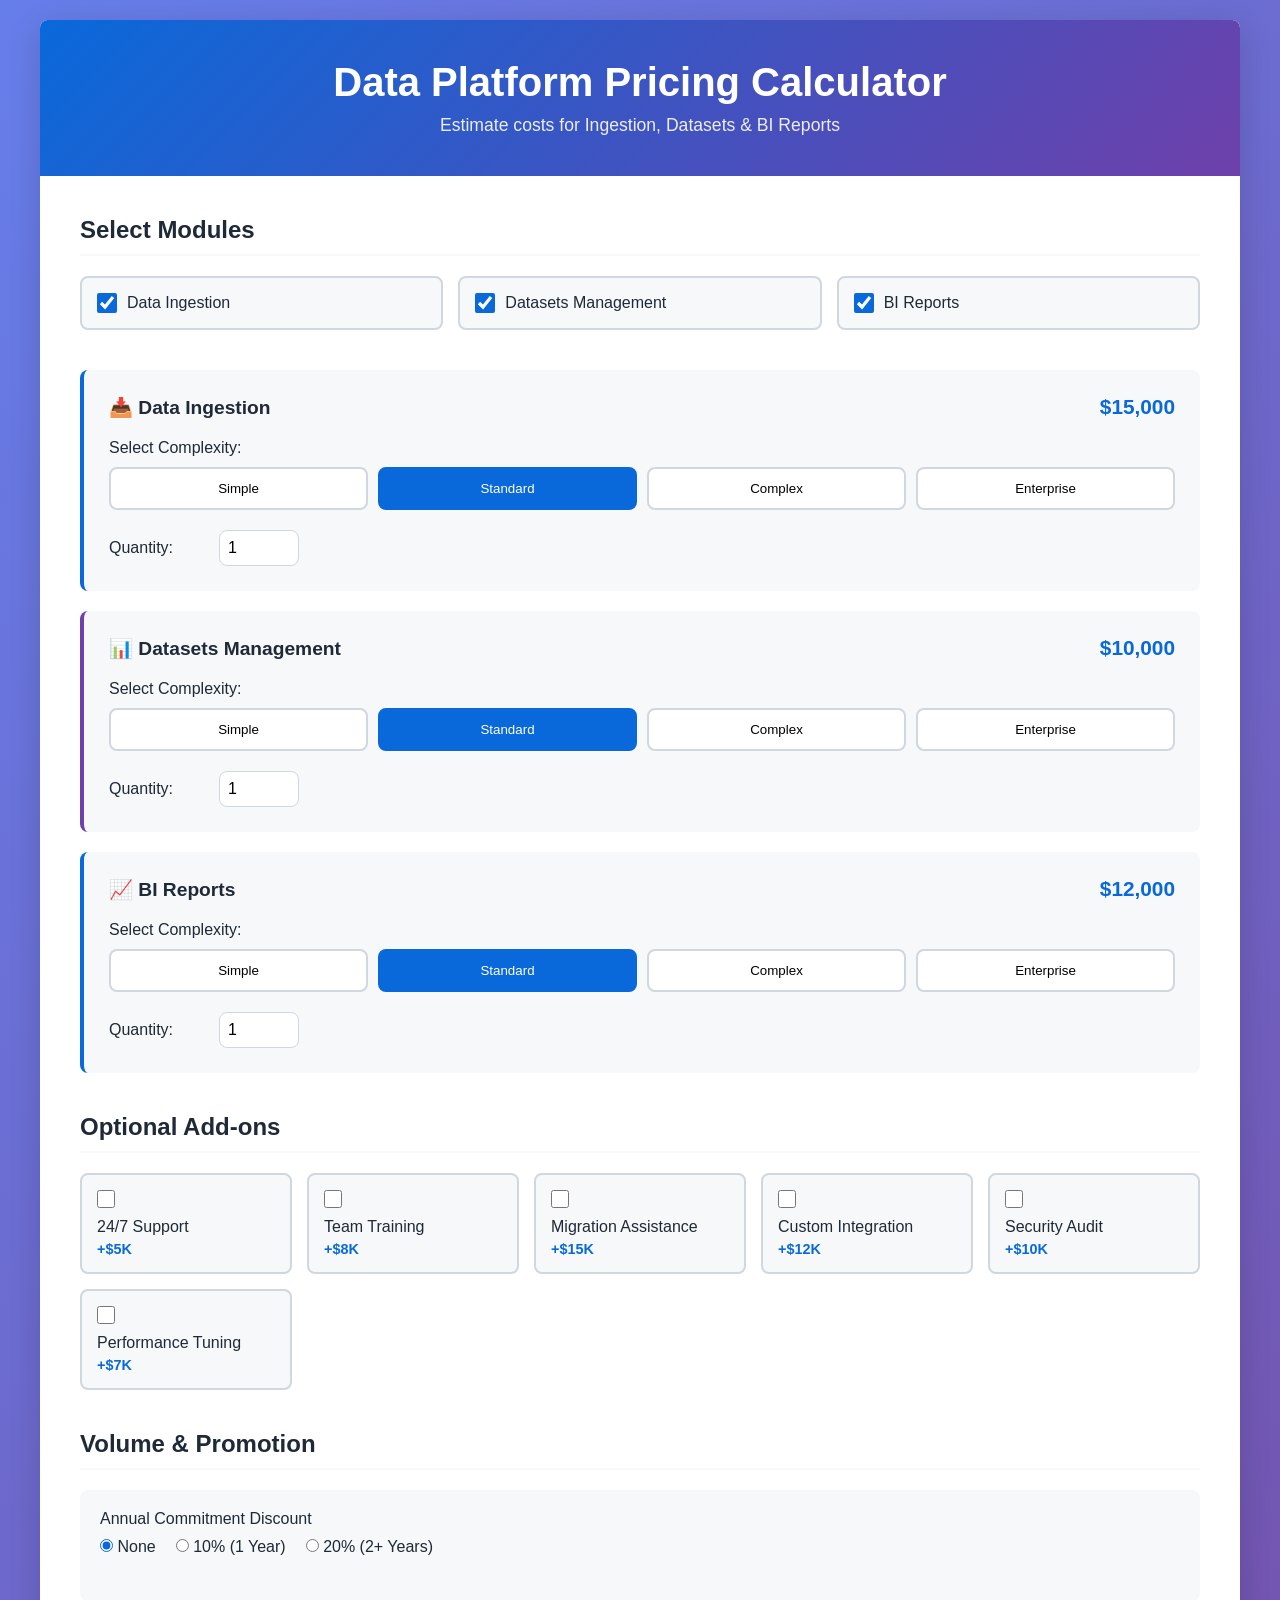
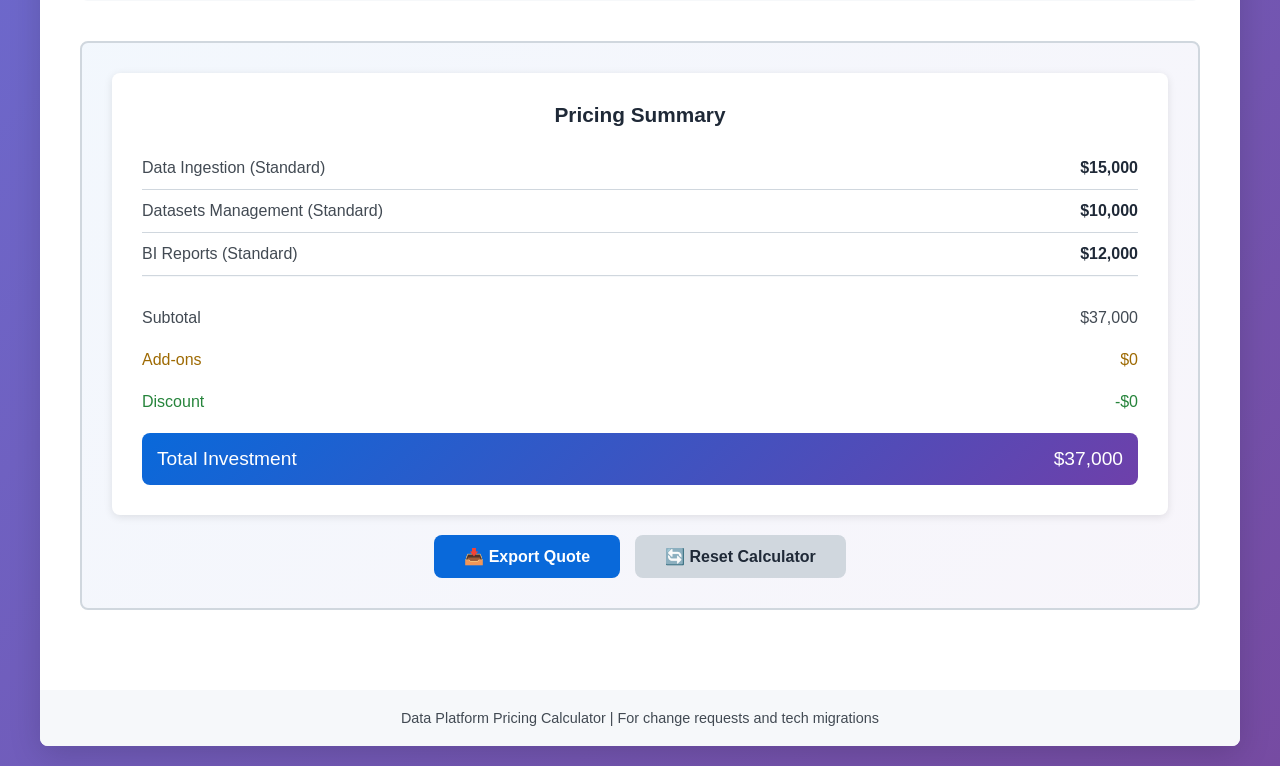
<file: index.html>
<!DOCTYPE html>
<html lang="en">
<head>
    <meta charset="UTF-8">
    <meta name="viewport" content="width=device-width, initial-scale=1.0">
    <title>Data Module Pricing Calculator</title>
    <link rel="stylesheet" href="styles.css">
</head>
<body>
    <div class="container">
        <header>
            <h1>Data Platform Pricing Calculator</h1>
            <p class="subtitle">Estimate costs for Ingestion, Datasets & BI Reports</p>
        </header>

        <main>
            <!-- Module Selection -->
            <section class="modules-section">
                <h2>Select Modules</h2>
                <div class="module-toggles">
                    <label class="module-toggle">
                        <input type="checkbox" id="ingestion-check" checked>
                        <span class="toggle-label">Data Ingestion</span>
                    </label>
                    <label class="module-toggle">
                        <input type="checkbox" id="datasets-check" checked>
                        <span class="toggle-label">Datasets Management</span>
                    </label>
                    <label class="module-toggle">
                        <input type="checkbox" id="bi-reports-check" checked>
                        <span class="toggle-label">BI Reports</span>
                    </label>
                </div>
            </section>

            <!-- Pricing Configuration -->
            <section class="pricing-section">
                <div id="modules-container"></div>
            </section>

            <!-- Add-ons Section -->
            <section class="addons-section">
                <h2>Optional Add-ons</h2>
                <div class="addons-grid">
                    <label class="addon-item">
                        <input type="checkbox" class="addon-check" data-addon="support" data-cost="5000">
                        <span class="addon-name">24/7 Support</span>
                        <span class="addon-cost">+$5K</span>
                    </label>
                    <label class="addon-item">
                        <input type="checkbox" class="addon-check" data-addon="training" data-cost="8000">
                        <span class="addon-name">Team Training</span>
                        <span class="addon-cost">+$8K</span>
                    </label>
                    <label class="addon-item">
                        <input type="checkbox" class="addon-check" data-addon="migration" data-cost="15000">
                        <span class="addon-name">Migration Assistance</span>
                        <span class="addon-cost">+$15K</span>
                    </label>
                    <label class="addon-item">
                        <input type="checkbox" class="addon-check" data-addon="custom-integration" data-cost="12000">
                        <span class="addon-name">Custom Integration</span>
                        <span class="addon-cost">+$12K</span>
                    </label>
                    <label class="addon-item">
                        <input type="checkbox" class="addon-check" data-addon="security-audit" data-cost="10000">
                        <span class="addon-name">Security Audit</span>
                        <span class="addon-cost">+$10K</span>
                    </label>
                    <label class="addon-item">
                        <input type="checkbox" class="addon-check" data-addon="performance-tuning" data-cost="7000">
                        <span class="addon-name">Performance Tuning</span>
                        <span class="addon-cost">+$7K</span>
                    </label>
                </div>
            </section>

            <!-- Volume Discount -->
            <section class="discount-section">
                <h2>Volume & Promotion</h2>
                <div class="discount-controls">
                    <div class="discount-item">
                        <label>Annual Commitment Discount</label>
                        <div class="discount-options">
                            <label class="radio-option">
                                <input type="radio" name="discount" value="0" checked>
                                <span>None</span>
                            </label>
                            <label class="radio-option">
                                <input type="radio" name="discount" value="10">
                                <span>10% (1 Year)</span>
                            </label>
                            <label class="radio-option">
                                <input type="radio" name="discount" value="20">
                                <span>20% (2+ Years)</span>
                            </label>
                        </div>
                    </div>
                </div>
            </section>

            <!-- Pricing Summary -->
            <section class="summary-section">
                <div class="pricing-card">
                    <h3>Pricing Summary</h3>
                    <div class="pricing-breakdown" id="pricing-breakdown">
                        <div class="breakdown-item">
                            <span>Ingestion (Standard)</span>
                            <span>$15,000</span>
                        </div>
                        <div class="breakdown-item">
                            <span>Datasets (Standard)</span>
                            <span>$10,000</span>
                        </div>
                        <div class="breakdown-item">
                            <span>BI Reports (Standard)</span>
                            <span>$12,000</span>
                        </div>
                    </div>
                    <div class="pricing-totals">
                        <div class="total-row subtotal">
                            <span>Subtotal</span>
                            <span id="subtotal">$37,000</span>
                        </div>
                        <div class="total-row addons">
                            <span>Add-ons</span>
                            <span id="addons-total">$0</span>
                        </div>
                        <div class="total-row discount">
                            <span>Discount</span>
                            <span id="discount-amount">$0</span>
                        </div>
                        <div class="total-row grand-total">
                            <span>Total Investment</span>
                            <span id="grand-total">$37,000</span>
                        </div>
                    </div>
                </div>

                <div class="action-buttons">
                    <button id="export-btn" class="btn btn-primary">📥 Export Quote</button>
                    <button id="reset-btn" class="btn btn-secondary">🔄 Reset Calculator</button>
                </div>
            </section>
        </main>

        <footer>
            <p>Data Platform Pricing Calculator | For change requests and tech migrations</p>
        </footer>
    </div>

    <script src="calculator.js"></script>
</body>
</html>
</file>
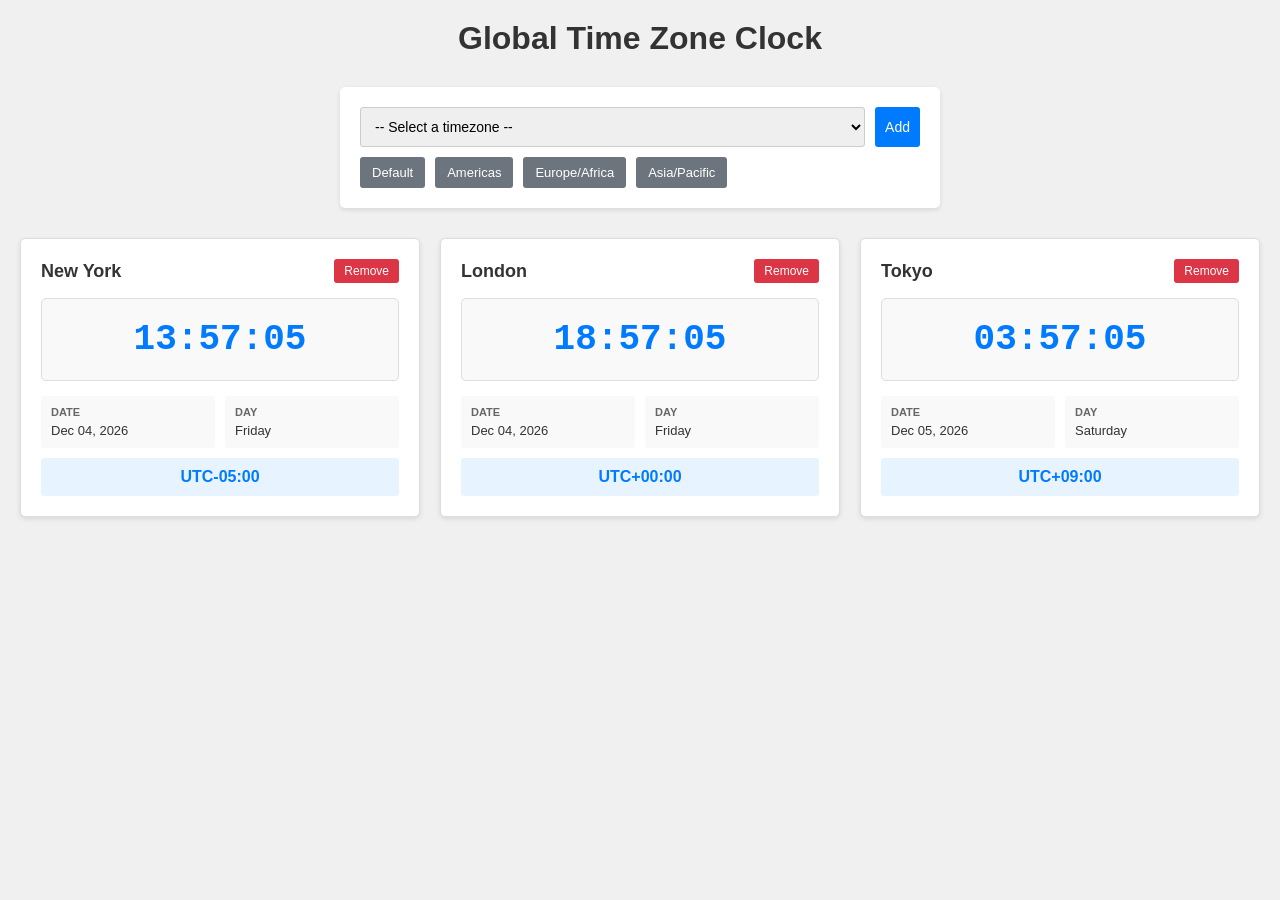
<file: clock/index.html>
<!DOCTYPE html>
<html lang="en">
<head>
    <meta charset="UTF-8">
    <meta name="viewport" content="width=device-width, initial-scale=1.0">
    <title>Multi-Timezone Digital Clock</title>
    <style>
        * {
            margin: 0;
            padding: 0;
            box-sizing: border-box;
        }
        
        body {
            font-family: Arial, sans-serif;
            background-color: #f0f0f0;
            padding: 20px;
        }
        
        h1 {
            text-align: center;
            margin-bottom: 30px;
            color: #333;
        }
        
        .controls {
            max-width: 600px;
            margin: 0 auto 30px;
            background: white;
            padding: 20px;
            border-radius: 5px;
            box-shadow: 0 2px 5px rgba(0,0,0,0.1);
        }
        
        .control-group {
            display: flex;
            gap: 10px;
            margin-bottom: 10px;
        }
        
        select, button {
            padding: 10px;
            border: 1px solid #ccc;
            border-radius: 3px;
            font-size: 14px;
        }
        
        select {
            flex: 1;
        }
        
        button {
            background-color: #007bff;
            color: white;
            cursor: pointer;
            border: none;
        }
        
        button:hover {
            background-color: #0056b3;
        }
        
        .presets {
            display: flex;
            gap: 10px;
            flex-wrap: wrap;
        }
        
        .preset-btn {
            background-color: #6c757d;
            color: white;
            padding: 8px 12px;
            border: none;
            border-radius: 3px;
            cursor: pointer;
            font-size: 13px;
        }
        
        .preset-btn:hover {
            background-color: #5a6268;
        }
        
        .clocks-container {
            display: grid;
            grid-template-columns: repeat(auto-fill, minmax(300px, 1fr));
            gap: 20px;
            max-width: 1400px;
            margin: 0 auto;
        }
        
        .clock {
            background: white;
            border: 1px solid #ddd;
            border-radius: 5px;
            padding: 20px;
            box-shadow: 0 2px 5px rgba(0,0,0,0.1);
        }
        
        .clock-header {
            display: flex;
            justify-content: space-between;
            align-items: center;
            margin-bottom: 15px;
        }
        
        .timezone-name {
            font-size: 18px;
            font-weight: bold;
            color: #333;
        }
        
        .remove-btn {
            background-color: #dc3545;
            color: white;
            border: none;
            padding: 5px 10px;
            cursor: pointer;
            border-radius: 3px;
            font-size: 12px;
        }
        
        .remove-btn:hover {
            background-color: #c82333;
        }
        
        .digital-time {
            font-family: 'Courier New', monospace;
            font-size: 36px;
            font-weight: bold;
            text-align: center;
            color: #007bff;
            background-color: #f9f9f9;
            padding: 20px;
            border-radius: 5px;
            margin: 15px 0;
            border: 1px solid #ddd;
        }
        
        .clock-info {
            display: grid;
            grid-template-columns: 1fr 1fr;
            gap: 10px;
            margin-top: 15px;
        }
        
        .info-item {
            background-color: #f9f9f9;
            padding: 10px;
            border-radius: 3px;
            font-size: 13px;
        }
        
        .info-label {
            font-weight: bold;
            color: #666;
            font-size: 11px;
        }
        
        .info-value {
            color: #333;
            margin-top: 5px;
        }
        
        .utc-offset {
            text-align: center;
            background-color: #e7f3ff;
            padding: 10px;
            border-radius: 3px;
            font-weight: bold;
            color: #007bff;
            margin-top: 10px;
        }
        
        .empty-state {
            grid-column: 1 / -1;
            text-align: center;
            padding: 60px 20px;
            color: #999;
        }
    </style>
</head>
<body>
    <h1>Global Time Zone Clock</h1>
    
    <div class="controls">
        <div class="control-group">
            <select id="timezone-select">
                <option value="">-- Select a timezone --</option>
                <optgroup label="North America">
                    <option value="America/Los_Angeles">Los Angeles (PST/PDT)</option>
                    <option value="America/Denver">Denver (MST/MDT)</option>
                    <option value="America/Chicago">Chicago (CST/CDT)</option>
                    <option value="America/New_York">New York (EST/EDT)</option>
                    <option value="America/Toronto">Toronto (EST/EDT)</option>
                </optgroup>
                <optgroup label="Europe">
                    <option value="Europe/London">London (GMT/BST)</option>
                    <option value="Europe/Paris">Paris (CET/CEST)</option>
                    <option value="Europe/Berlin">Berlin (CET/CEST)</option>
                    <option value="Europe/Moscow">Moscow (MSK)</option>
                </optgroup>
                <optgroup label="Asia">
                    <option value="Asia/Kolkata">India (IST)</option>
                    <option value="Asia/Bangkok">Bangkok (ICT)</option>
                    <option value="Asia/Shanghai">Shanghai (CST)</option>
                    <option value="Asia/Tokyo">Tokyo (JST)</option>
                    <option value="Asia/Singapore">Singapore (SGT)</option>
                </optgroup>
                <optgroup label="Oceania">
                    <option value="Australia/Sydney">Sydney (AEDT/AEST)</option>
                    <option value="Pacific/Auckland">Auckland (NZDT/NZST)</option>
                </optgroup>
            </select>
            <button onclick="addTimezone()">Add</button>
        </div>
        
        <div class="presets">
            <button class="preset-btn" onclick="loadPreset('default')">Default</button>
            <button class="preset-btn" onclick="loadPreset('americas')">Americas</button>
            <button class="preset-btn" onclick="loadPreset('europe')">Europe/Africa</button>
            <button class="preset-btn" onclick="loadPreset('asia')">Asia/Pacific</button>
        </div>
    </div>
    
    <div class="clocks-container" id="clocks-container"></div>
    
    <script>
        const presets = {
            default: ['America/New_York', 'Europe/London', 'Asia/Tokyo', 'Australia/Sydney'],
            americas: ['America/Los_Angeles', 'America/Chicago', 'America/New_York', 'America/Sao_Paulo'],
            europe: ['Europe/London', 'Europe/Paris', 'Europe/Berlin', 'Europe/Moscow'],
            asia: ['Asia/Kolkata', 'Asia/Bangkok', 'Asia/Tokyo', 'Australia/Sydney']
        };
        
        let timezones = ['America/New_York', 'Europe/London', 'Asia/Tokyo'];
        
        function addTimezone() {
            const select = document.getElementById('timezone-select');
            if (select.value && !timezones.includes(select.value)) {
                timezones.push(select.value);
                select.value = '';
                renderClocks();
            }
        }
        
        function removeTimezone(tz) {
            timezones = timezones.filter(t => t !== tz);
            renderClocks();
        }
        
        function loadPreset(preset) {
            timezones = [...presets[preset]];
            renderClocks();
        }
        
        function getTimeInTimezone(tz) {
            return new Date(new Date().toLocaleString('en-US', { timeZone: tz }));
        }
        
        function formatTime(date) {
            const h = String(date.getHours()).padStart(2, '0');
            const m = String(date.getMinutes()).padStart(2, '0');
            const s = String(date.getSeconds()).padStart(2, '0');
            return h + ':' + m + ':' + s;
        }
        
        function formatDate(date) {
            return date.toLocaleDateString('en-US', { month: 'short', day: '2-digit', year: 'numeric' });
        }
        
        function getDayName(date) {
            const days = ['Sunday', 'Monday', 'Tuesday', 'Wednesday', 'Thursday', 'Friday', 'Saturday'];
            return days[date.getDay()];
        }
        
        function getTimezoneName(tz) {
            return tz.split('/').pop().replace(/_/g, ' ');
        }
        
        function getUTCOffset(tz) {
            const date = new Date();
            const utcDate = new Date(date.toLocaleString('en-US', { timeZone: 'UTC' }));
            const tzDate = new Date(date.toLocaleString('en-US', { timeZone: tz }));
            const offset = (tzDate - utcDate) / (1000 * 60 * 60);
            const sign = offset >= 0 ? '+' : '-';
            const hours = String(Math.abs(Math.floor(offset))).padStart(2, '0');
            const minutes = String(Math.abs(Math.round((offset % 1) * 60))).padStart(2, '0');
            return 'UTC' + sign + hours + ':' + minutes;
        }
        
        function renderClocks() {
            const container = document.getElementById('clocks-container');
            
            if (timezones.length === 0) {
                container.innerHTML = '<div class="empty-state">No timezones selected. Choose one from the dropdown or use a preset.</div>';
                return;
            }
            
            container.innerHTML = timezones.map(tz => {
                const timeObj = getTimeInTimezone(tz);
                const tzName = getTimezoneName(tz);
                const time = formatTime(timeObj);
                const date = formatDate(timeObj);
                const day = getDayName(timeObj);
                const offset = getUTCOffset(tz);
                
                return '<div class="clock">' +
                    '<div class="clock-header">' +
                    '<div class="timezone-name">' + tzName + '</div>' +
                    '<button class="remove-btn" onclick="removeTimezone(\'' + tz + '\')">Remove</button>' +
                    '</div>' +
                    '<div class="digital-time">' + time + '</div>' +
                    '<div class="clock-info">' +
                    '<div class="info-item">' +
                    '<div class="info-label">DATE</div>' +
                    '<div class="info-value">' + date + '</div>' +
                    '</div>' +
                    '<div class="info-item">' +
                    '<div class="info-label">DAY</div>' +
                    '<div class="info-value">' + day + '</div>' +
                    '</div>' +
                    '</div>' +
                    '<div class="utc-offset">' + offset + '</div>' +
                    '</div>';
            }).join('');
        }
        
        function updateClocks() {
            renderClocks();
        }
        
        // Initial render
        renderClocks();
        
        // Update every second
        setInterval(updateClocks, 1000);
    </script>
</body>
</html>
</file>
<file: styles.css>
* {
    margin: 0;
    padding: 0;
    box-sizing: border-box;
}

:root {
    --primary-color: #0969da;
    --secondary-color: #6e40aa;
    --success-color: #26843b;
    --warning-color: #9e6a03;
    --danger-color: #da3633;
    --gray-light: #f6f8fa;
    --gray-medium: #d0d7de;
    --gray-dark: #424a53;
    --text-dark: #1f2937;
    --border-radius: 8px;
    --shadow: 0 2px 8px rgba(0, 0, 0, 0.1);
}

body {
    font-family: -apple-system, BlinkMacSystemFont, 'Segoe UI', Roboto, Oxygen, Ubuntu, Cantarell, sans-serif;
    background: linear-gradient(135deg, #667eea 0%, #764ba2 100%);
    min-height: 100vh;
    color: var(--text-dark);
    padding: 20px;
}

.container {
    max-width: 1200px;
    margin: 0 auto;
    background: white;
    border-radius: var(--border-radius);
    box-shadow: 0 8px 32px rgba(0, 0, 0, 0.15);
    overflow: hidden;
}

header {
    background: linear-gradient(135deg, #0969da 0%, #6e40aa 100%);
    color: white;
    padding: 40px 20px;
    text-align: center;
}

header h1 {
    font-size: 2.5em;
    margin-bottom: 10px;
    font-weight: 700;
}

.subtitle {
    font-size: 1.1em;
    opacity: 0.9;
}

main {
    padding: 40px;
}

section {
    margin-bottom: 40px;
}

section h2 {
    font-size: 1.5em;
    margin-bottom: 20px;
    color: var(--text-dark);
    border-bottom: 2px solid var(--gray-light);
    padding-bottom: 10px;
}

/* Module Selection */
.module-toggles {
    display: grid;
    grid-template-columns: repeat(auto-fit, minmax(200px, 1fr));
    gap: 15px;
}

.module-toggle {
    display: flex;
    align-items: center;
    padding: 15px;
    background: var(--gray-light);
    border: 2px solid var(--gray-medium);
    border-radius: var(--border-radius);
    cursor: pointer;
    transition: all 0.3s ease;
}

.module-toggle input[type="checkbox"] {
    width: 20px;
    height: 20px;
    cursor: pointer;
    margin-right: 10px;
    accent-color: var(--primary-color);
}

.module-toggle:hover {
    background: white;
    border-color: var(--primary-color);
}

.toggle-label {
    font-weight: 500;
    user-select: none;
}

/* Pricing Modules */
.module-card {
    background: var(--gray-light);
    border-left: 4px solid var(--primary-color);
    padding: 25px;
    border-radius: var(--border-radius);
    margin-bottom: 20px;
    transition: all 0.3s ease;
}

.module-card.ingestion {
    border-left-color: #0969da;
}

.module-card.datasets {
    border-left-color: #6e40aa;
}

.module-card.bi-reports {
    border-left-color: #26843b;
}

.module-header {
    display: flex;
    justify-content: space-between;
    align-items: center;
    margin-bottom: 20px;
}

.module-title {
    font-size: 1.2em;
    font-weight: 600;
    color: var(--text-dark);
}

.module-price {
    font-size: 1.3em;
    font-weight: 700;
    color: var(--primary-color);
}

.complexity-grid {
    display: grid;
    grid-template-columns: repeat(auto-fit, minmax(150px, 1fr));
    gap: 10px;
    margin-bottom: 20px;
}

.complexity-btn {
    padding: 12px;
    border: 2px solid var(--gray-medium);
    background: white;
    border-radius: var(--border-radius);
    cursor: pointer;
    font-weight: 500;
    transition: all 0.3s ease;
    text-align: center;
}

.complexity-btn:hover {
    border-color: var(--primary-color);
    color: var(--primary-color);
}

.complexity-btn.active {
    background: var(--primary-color);
    color: white;
    border-color: var(--primary-color);
}

.quantity-control {
    display: flex;
    align-items: center;
    gap: 10px;
    margin-top: 15px;
}

.quantity-control label {
    font-weight: 500;
    min-width: 100px;
}

.quantity-control input {
    width: 80px;
    padding: 8px;
    border: 1px solid var(--gray-medium);
    border-radius: var(--border-radius);
    font-size: 1em;
}

.quantity-control input:focus {
    outline: none;
    border-color: var(--primary-color);
    box-shadow: 0 0 0 3px rgba(9, 105, 218, 0.1);
}

/* Add-ons */
.addons-grid {
    display: grid;
    grid-template-columns: repeat(auto-fit, minmax(200px, 1fr));
    gap: 15px;
}

.addon-item {
    display: flex;
    flex-direction: column;
    padding: 15px;
    background: var(--gray-light);
    border: 2px solid var(--gray-medium);
    border-radius: var(--border-radius);
    cursor: pointer;
    transition: all 0.3s ease;
}

.addon-item input[type="checkbox"] {
    width: 18px;
    height: 18px;
    cursor: pointer;
    accent-color: var(--primary-color);
    margin-bottom: 10px;
}

.addon-name {
    font-weight: 500;
    margin-bottom: 5px;
    color: var(--text-dark);
}

.addon-cost {
    font-size: 0.9em;
    color: var(--primary-color);
    font-weight: 600;
}

.addon-item:hover {
    background: white;
    border-color: var(--primary-color);
}

.addon-item input[type="checkbox"]:checked + .addon-name {
    color: var(--primary-color);
}

/* Discount Section */
.discount-controls {
    background: var(--gray-light);
    padding: 20px;
    border-radius: var(--border-radius);
}

.discount-item {
    margin-bottom: 15px;
}

.discount-item label {
    font-weight: 500;
    display: block;
    margin-bottom: 10px;
}

.discount-options {
    display: flex;
    gap: 20px;
    flex-wrap: wrap;
}

.radio-option {
    display: flex;
    align-items: center;
    gap: 8px;
    cursor: pointer;
}

.radio-option input[type="radio"] {
    cursor: pointer;
    accent-color: var(--primary-color);
}

/* Pricing Summary */
.summary-section {
    background: linear-gradient(135deg, rgba(9, 105, 218, 0.05) 0%, rgba(110, 64, 170, 0.05) 100%);
    padding: 30px;
    border-radius: var(--border-radius);
    border: 2px solid var(--gray-medium);
}

.pricing-card {
    background: white;
    padding: 30px;
    border-radius: var(--border-radius);
    margin-bottom: 20px;
    box-shadow: var(--shadow);
}

.pricing-card h3 {
    font-size: 1.3em;
    margin-bottom: 20px;
    color: var(--text-dark);
    text-align: center;
}

.pricing-breakdown {
    margin-bottom: 20px;
    border-bottom: 1px solid var(--gray-light);
}

.breakdown-item {
    display: flex;
    justify-content: space-between;
    align-items: center;
    padding: 12px 0;
    border-bottom: 1px solid var(--gray-medium);
    font-size: 1em;
}

.breakdown-item span:first-child {
    color: var(--gray-dark);
}

.breakdown-item span:last-child {
    font-weight: 600;
    color: var(--text-dark);
}

.pricing-totals {
    margin-top: 20px;
}

.total-row {
    display: flex;
    justify-content: space-between;
    align-items: center;
    padding: 12px 0;
    font-weight: 500;
}

.total-row.subtotal {
    color: var(--gray-dark);
    font-size: 1em;
}

.total-row.addons {
    color: var(--warning-color);
}

.total-row.discount {
    color: var(--success-color);
}

.total-row.grand-total {
    background: linear-gradient(135deg, #0969da 0%, #6e40aa 100%);
    color: white;
    padding: 15px;
    border-radius: var(--border-radius);
    font-size: 1.2em;
    margin-top: 10px;
}

/* Action Buttons */
.action-buttons {
    display: flex;
    gap: 15px;
    margin-top: 20px;
    justify-content: center;
}

.btn {
    padding: 12px 30px;
    font-size: 1em;
    border: none;
    border-radius: var(--border-radius);
    cursor: pointer;
    font-weight: 600;
    transition: all 0.3s ease;
}

.btn-primary {
    background: var(--primary-color);
    color: white;
}

.btn-primary:hover {
    background: #0860ca;
    transform: translateY(-2px);
    box-shadow: var(--shadow);
}

.btn-secondary {
    background: var(--gray-medium);
    color: var(--text-dark);
}

.btn-secondary:hover {
    background: #c9d1d9;
    transform: translateY(-2px);
}

/* Footer */
footer {
    background: var(--gray-light);
    text-align: center;
    padding: 20px;
    color: var(--gray-dark);
    font-size: 0.9em;
}

/* Responsive */
@media (max-width: 768px) {
    main {
        padding: 20px;
    }

    header h1 {
        font-size: 1.8em;
    }

    .module-toggles,
    .addons-grid,
    .complexity-grid {
        grid-template-columns: 1fr;
    }

    .action-buttons {
        flex-direction: column;
    }

    .btn {
        width: 100%;
    }
}
</file>
